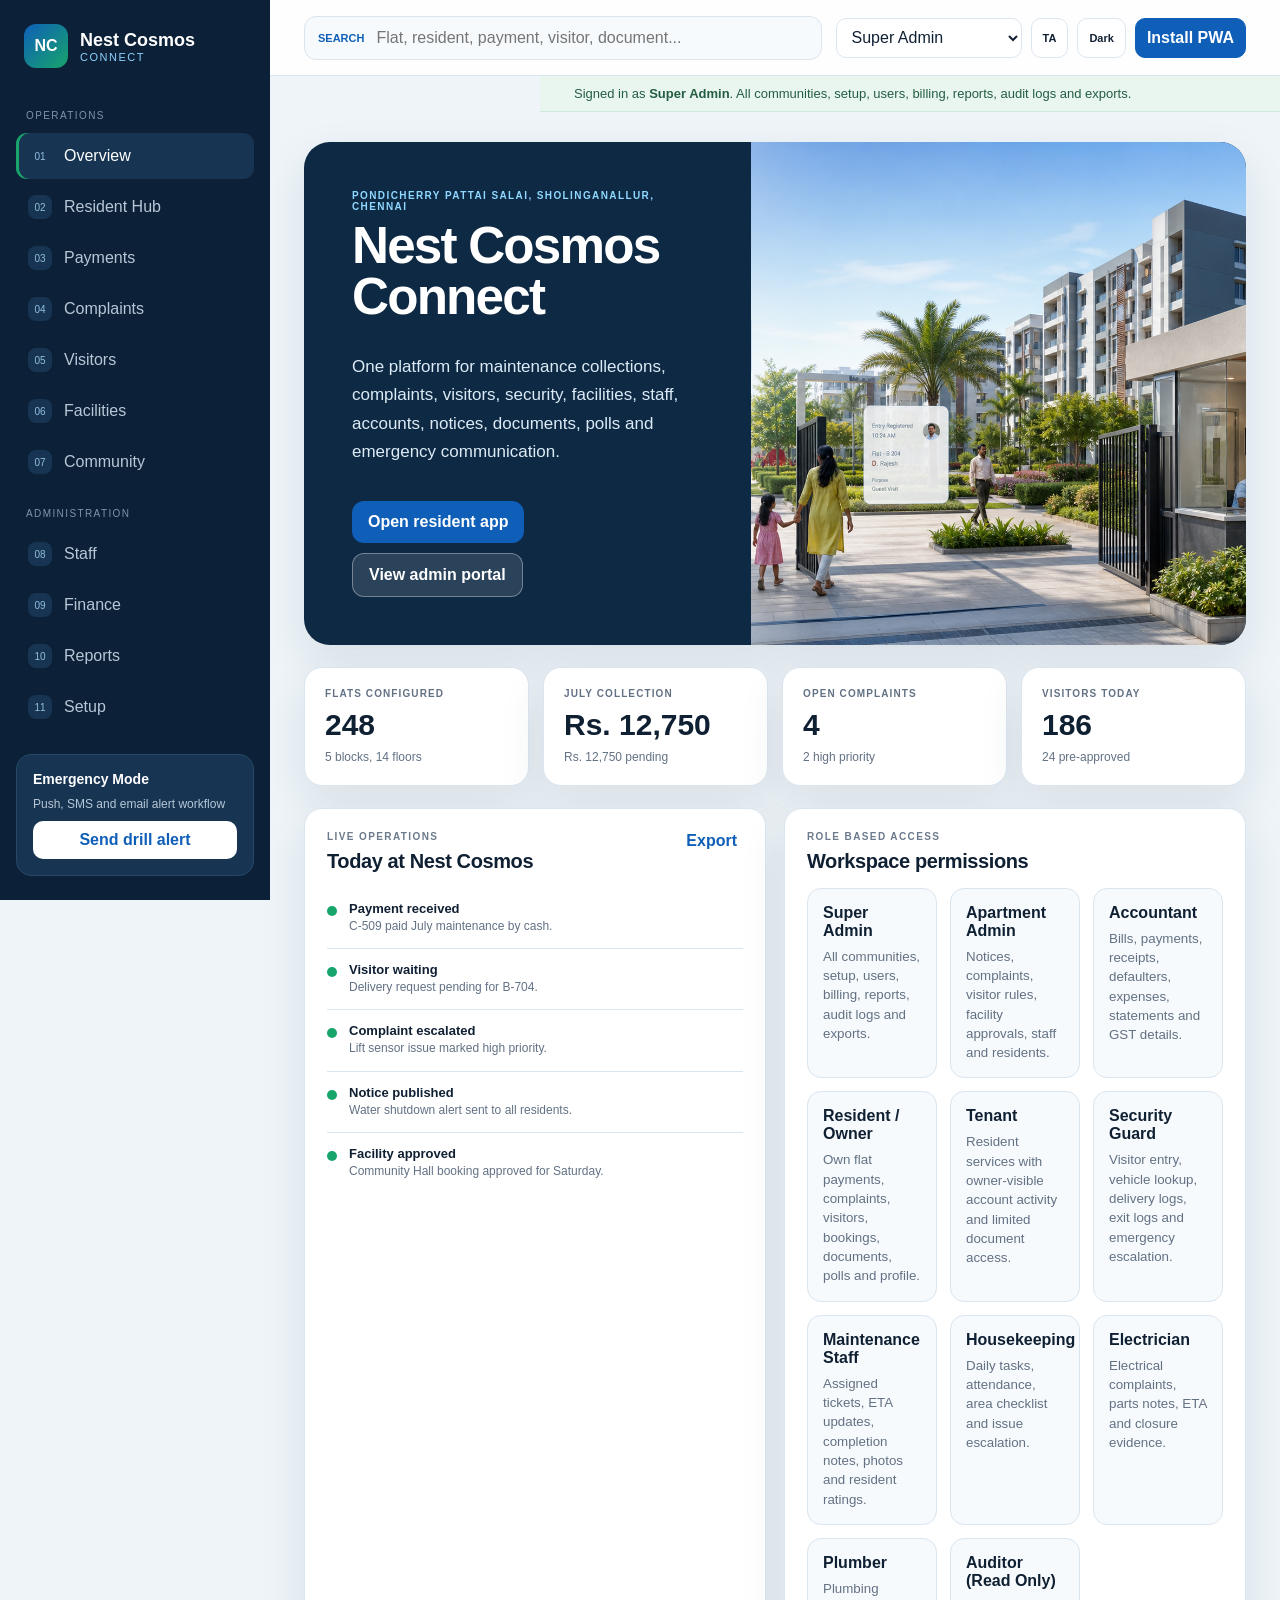
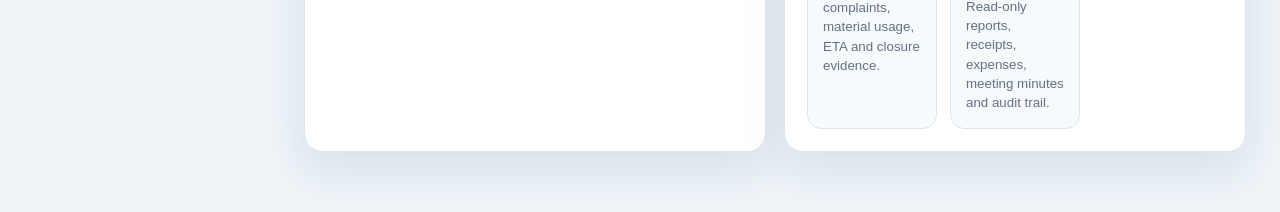
<file: nest-cosmos-connect-live/index.html>
<!doctype html>
<html lang="en">
<head>
  <meta charset="UTF-8" />
  <meta name="viewport" content="width=device-width, initial-scale=1.0" />
  <meta name="description" content="Nest Cosmos Connect is a complete apartment management platform for residents, association teams, security, staff and finance operations." />
  <meta name="theme-color" content="#0f5fb8" />
  <meta name="mobile-web-app-capable" content="yes" />
  <meta name="apple-mobile-web-app-capable" content="yes" />
  <meta name="apple-mobile-web-app-title" content="Nest Cosmos" />
  <title>Nest Cosmos Connect</title>
  <link rel="manifest" href="manifest.json" />
  <link rel="icon" href="icon.svg" type="image/svg+xml" />
  <link rel="apple-touch-icon" sizes="180x180" href="apple-touch-icon.png" />
  <link rel="stylesheet" href="styles.css" />
</head>
<body>
  <div class="app-shell">
    <aside class="sidebar" id="sidebar">
      <a class="brand" href="#overview" data-view="overview" aria-label="Nest Cosmos Connect home">
        <span class="brand-mark">NC</span>
        <span><b>Nest Cosmos</b><small>Connect</small></span>
      </a>
      <nav class="main-nav" aria-label="Primary navigation">
        <p>Operations</p>
        <button class="nav-item active" data-view="overview"><span>01</span>Overview</button>
        <button class="nav-item" data-view="resident"><span>02</span>Resident Hub</button>
        <button class="nav-item" data-view="payments"><span>03</span>Payments</button>
        <button class="nav-item" data-view="complaints"><span>04</span>Complaints</button>
        <button class="nav-item" data-view="visitors"><span>05</span>Visitors</button>
        <button class="nav-item" data-view="facilities"><span>06</span>Facilities</button>
        <button class="nav-item" data-view="community"><span>07</span>Community</button>
        <p>Administration</p>
        <button class="nav-item" data-view="staff"><span>08</span>Staff</button>
        <button class="nav-item" data-view="finance"><span>09</span>Finance</button>
        <button class="nav-item" data-view="reports"><span>10</span>Reports</button>
        <button class="nav-item" data-view="settings"><span>11</span>Setup</button>
      </nav>
      <div class="side-card">
        <b>Emergency Mode</b>
        <span>Push, SMS and email alert workflow</span>
        <button class="light-btn" id="emergencyBtn">Send drill alert</button>
      </div>
    </aside>

    <main class="main">
      <header class="topbar">
        <button class="icon-btn menu-btn" id="menuBtn" aria-label="Open menu">Menu</button>
        <div class="search-box"><span>Search</span><input id="globalSearch" placeholder="Flat, resident, payment, visitor, document..." /></div>
        <div class="top-actions">
          <select id="roleSelect" aria-label="Switch role"></select>
          <button class="icon-btn" id="languageToggle" aria-label="Toggle language">TA</button>
          <button class="icon-btn" id="themeToggle" aria-label="Toggle theme">Dark</button>
          <button class="install-btn" id="installBtn">Install PWA</button>
        </div>
      </header>

      <section class="role-banner" id="roleBanner"></section>

      <section class="view active" id="overviewView">
        <div class="hero">
          <div class="hero-copy">
            <span class="eyebrow">Pondicherry Pattai Salai, Sholinganallur, Chennai</span>
            <h1>Nest Cosmos Connect</h1>
            <p>One platform for maintenance collections, complaints, visitors, security, facilities, staff, accounts, notices, documents, polls and emergency communication.</p>
            <div class="hero-actions">
              <button class="btn primary" data-view="resident">Open resident app</button>
              <button class="btn ghost" data-view="reports">View admin portal</button>
            </div>
          </div>
          <img src="assets/nest-cosmos-hero.png" alt="Modern apartment community operations dashboard" />
        </div>
        <div class="kpi-grid" id="overviewKpis"></div>
        <section class="split-grid">
          <article class="panel stack-panel">
            <div class="panel-head"><div><span class="eyebrow">Live Operations</span><h2>Today at Nest Cosmos</h2></div><button class="text-btn" data-view="reports">Export</button></div>
            <div class="timeline" id="activityFeed"></div>
          </article>
          <article class="panel command-panel">
            <div class="panel-head"><div><span class="eyebrow">Role Based Access</span><h2>Workspace permissions</h2></div></div>
            <div class="role-grid" id="roleCards"></div>
          </article>
        </section>
      </section>

      <section class="view" id="residentView">
        <div class="page-head"><div><span class="eyebrow">Resident / Owner / Tenant</span><h1>Resident Hub</h1><p>Payments, complaints, visitors, family, vehicles, documents and admin chat from one mobile-friendly home.</p></div><button class="btn primary" data-modal="profile">Update profile</button></div>
        <div class="resident-layout">
          <article class="panel dues-card"><span class="eyebrow">Current Due</span><h2>Rs. 4,250</h2><p>July maintenance due on 15 July 2026. Late fee Rs. 250 after due date.</p><div class="pay-methods"><button data-pay="UPI">UPI</button><button data-pay="Card">Card</button><button data-pay="Net Banking">Net Banking</button></div></article>
          <article class="panel"><div class="panel-head"><div><span class="eyebrow">Family & Assets</span><h2>Flat B-704</h2></div></div><div class="chip-list"><span>Owner: Arjun Mehta</span><span>4 family members</span><span>2 vehicles</span><span>2 emergency contacts</span></div></article>
          <article class="panel chat-card"><div class="panel-head"><div><span class="eyebrow">Admin Chat</span><h2>Quick help</h2></div></div><div class="messages" id="chatMessages"></div><form id="chatForm" class="inline-form"><input placeholder="Ask admin..." required /><button>Send</button></form></article>
        </div>
        <div class="module-grid" id="residentModules"></div>
      </section>

      <section class="view" id="paymentsView">
        <div class="page-head"><div><span class="eyebrow">Maintenance Payments</span><h1>Billing and Collections</h1><p>Monthly bill generation, online payments, cash recording, receipts, defaulters and flat-wise statements.</p></div><button class="btn primary" id="generateBillsBtn">Generate July bills</button></div>
        <div class="kpi-grid" id="paymentKpis"></div>
        <section class="panel"><div class="panel-head"><div><span class="eyebrow">Flat-wise Ledger</span><h2>Maintenance status</h2></div><button class="text-btn" data-export="payments">CSV export</button></div><div class="table-wrap"><table><thead><tr><th>Flat</th><th>Resident</th><th>Amount</th><th>Status</th><th>Method</th><th>Receipt</th></tr></thead><tbody id="paymentRows"></tbody></table></div></section>
      </section>

      <section class="view" id="complaintsView">
        <div class="page-head"><div><span class="eyebrow">Complaint Management</span><h1>Ticket Flow</h1><p>Resident to admin to staff assignment, ETA tracking, photos/videos and resident rating.</p></div><button class="btn primary" data-modal="complaint">Raise complaint</button></div>
        <div class="workflow"><span>Resident</span><i></i><span>Admin</span><i></i><span>Assign Staff</span><i></i><span>In Progress</span><i></i><span>Completed</span><i></i><span>Rating</span></div>
        <div class="complaint-board" id="complaintBoard"></div>
      </section>

      <section class="view" id="visitorsView">
        <div class="page-head"><div><span class="eyebrow">Security App</span><h1>Visitor and Vehicle Gate</h1><p>Entry, photo, vehicle number, flat approval, delivery, maid, driver and exit logs.</p></div><button class="btn primary" data-modal="visitor">Add expected visitor</button></div>
        <div class="security-console">
          <article class="panel scan-panel"><span class="eyebrow">Gate Search</span><h2>Find visitor, vehicle or flat</h2><form id="gateSearchForm" class="inline-form"><input placeholder="TN 07, B-704, mobile..." required /><button>Search</button></form><div id="gateResult" class="search-result">Security can search vehicles and visitor approvals instantly.</div></article>
          <article class="panel"><div class="panel-head"><div><span class="eyebrow">Pending Approvals</span><h2>Resident decisions</h2></div></div><div id="visitorList" class="visitor-list"></div></article>
        </div>
      </section>

      <section class="view" id="facilitiesView">
        <div class="page-head"><div><span class="eyebrow">Facility Booking</span><h1>Calendar and Approvals</h1><p>Community hall, terrace, club house, gym, play area, party hall and guest parking bookings.</p></div><button class="btn primary" data-modal="booking">Book facility</button></div>
        <div class="facility-grid" id="facilityGrid"></div>
      </section>

      <section class="view" id="communityView">
        <div class="page-head"><div><span class="eyebrow">Notices, Polls, Documents</span><h1>Community Desk</h1><p>Moderated announcements, buy/sell, lost and found, events, searchable documents and polls.</p></div><button class="btn primary" data-modal="notice">Publish notice</button></div>
        <div class="community-grid">
          <article class="panel"><div class="panel-head"><div><span class="eyebrow">Notice Board</span><h2>Published alerts</h2></div></div><div id="noticeList"></div></article>
          <article class="panel"><div class="panel-head"><div><span class="eyebrow">Poll</span><h2>Festival budget approval</h2></div></div><div class="poll"><button data-vote="yes">Approve</button><button data-vote="no">Reject</button><div class="poll-bar"><i id="pollFill"></i></div><small id="pollText"></small></div></article>
          <article class="panel"><div class="panel-head"><div><span class="eyebrow">Documents</span><h2>Association library</h2></div><button class="text-btn" data-export="documents">Index</button></div><div id="documentList"></div></article>
        </div>
      </section>

      <section class="view" id="staffView">
        <div class="page-head"><div><span class="eyebrow">Staff Management</span><h1>Attendance and Work Orders</h1><p>Security, housekeeping, electrician, plumber, lift technician and garden staff operations.</p></div><button class="btn primary" data-modal="staff">Assign task</button></div>
        <div class="staff-grid" id="staffGrid"></div>
      </section>

      <section class="view" id="financeView">
        <div class="page-head"><div><span class="eyebrow">Expense and Accounts</span><h1>Finance Control</h1><p>EB bill, water tanker, generator diesel, lift maintenance, salary, repairs and cash flow.</p></div><button class="btn primary" data-modal="expense">Record expense</button></div>
        <div class="finance-layout"><article class="panel"><div class="panel-head"><div><span class="eyebrow">Expense Split</span><h2>July 2026</h2></div></div><div class="bar-list" id="expenseBars"></div></article><article class="panel"><div class="panel-head"><div><span class="eyebrow">P&L Snapshot</span><h2>Association accounts</h2></div></div><div class="statement" id="statement"></div></article></div>
      </section>

      <section class="view" id="reportsView">
        <div class="page-head"><div><span class="eyebrow">Reports and PDF Generator</span><h1>Admin Reports</h1><p>Maintenance, pending dues, complaint analytics, visitors, expenses, audit, monthly and yearly reports.</p></div><button class="btn primary" id="downloadReportBtn">Download summary</button></div>
        <div class="report-grid" id="reportGrid"></div>
        <section class="panel architecture"><div class="panel-head"><div><span class="eyebrow">Production Architecture</span><h2>Scalable implementation blueprint</h2></div></div><div id="architectureList"></div></section>
      </section>

      <section class="view" id="settingsView">
        <div class="page-head"><div><span class="eyebrow">Apartment Setup</span><h1>Configuration</h1><p>Apartment, blocks, floors, flat numbering, dues, bank, UPI, GST and notification channels.</p></div><button class="btn primary" id="saveSettingsBtn">Save setup</button></div>
        <form class="settings-grid" id="settingsForm"></form>
      </section>
    </main>
  </div>

  <div class="toast" id="toast"></div>
  <div class="modal-backdrop" id="modalBackdrop"><section class="modal"><button id="modalClose" class="modal-close">Close</button><div id="modalContent"></div></section></div>
  <script src="app.js"></script>
</body>
</html>
</file>
<file: nest-cosmos-connect-live/styles.css>
:root{--bg:#eef4f8;--surface:#fff;--ink:#102033;--muted:#627184;--line:#dbe5ee;--blue:#0f5fb8;--blue2:#0b4f9b;--green:#17a56b;--orange:#f59b22;--red:#d94040;--nav:#0c2138;--soft:#f7fafc;--shadow:0 18px 45px rgba(27,57,90,.10);--radius:18px}
*{box-sizing:border-box}html{scroll-behavior:smooth}body{margin:0;background:var(--bg);color:var(--ink);font-family:Inter,Segoe UI,Roboto,Arial,sans-serif}button,input,select,textarea{font:inherit}button{cursor:pointer}.app-shell{min-height:100vh}.sidebar{position:fixed;inset:0 auto 0 0;width:270px;background:var(--nav);color:#fff;padding:24px 16px;display:flex;flex-direction:column;z-index:30;overflow:auto}.brand{display:flex;align-items:center;gap:12px;color:#fff;text-decoration:none;margin:0 8px 24px}.brand-mark{width:44px;height:44px;border-radius:12px;background:linear-gradient(135deg,var(--blue),var(--green));display:grid;place-items:center;font-weight:900}.brand span:last-child{display:flex;flex-direction:column}.brand b{font-size:18px}.brand small{color:#8ed3ff;font-size:11px;text-transform:uppercase;letter-spacing:1.5px}.main-nav{display:flex;flex-direction:column;gap:5px}.main-nav p{font-size:10px;text-transform:uppercase;letter-spacing:1.4px;color:#7f93aa;margin:18px 10px 7px}.nav-item{border:0;background:transparent;color:#b8c7d6;border-radius:11px;padding:11px 12px;display:flex;align-items:center;gap:12px;text-align:left}.nav-item span{width:24px;height:24px;border-radius:8px;background:#173553;color:#92bddf;display:grid;place-items:center;font-size:10px}.nav-item:hover,.nav-item.active{background:#173553;color:#fff}.nav-item.active{box-shadow:inset 3px 0 var(--green)}.side-card{margin-top:auto;background:#173553;border:1px solid #254967;border-radius:15px;padding:16px;display:flex;flex-direction:column;gap:8px}.side-card b{font-size:14px}.side-card span{font-size:12px;color:#b8c7d6;line-height:1.5}.light-btn{border:0;border-radius:10px;background:#fff;color:var(--blue);font-weight:800;padding:10px}.main{margin-left:270px;min-height:100vh}.topbar{height:76px;position:sticky;top:0;z-index:20;background:rgba(255,255,255,.9);backdrop-filter:blur(18px);border-bottom:1px solid var(--line);display:flex;align-items:center;gap:14px;padding:0 34px}.menu-btn{display:none}.search-box{height:44px;min-width:300px;max-width:560px;flex:1;display:flex;align-items:center;gap:10px;background:var(--soft);border:1px solid var(--line);border-radius:12px;padding:0 13px}.search-box span{font-size:11px;font-weight:900;color:var(--blue);text-transform:uppercase}.search-box input{border:0;background:transparent;outline:0;flex:1;color:var(--ink)}.top-actions{display:flex;align-items:center;gap:9px}select,.icon-btn,.install-btn{height:40px;border:1px solid var(--line);background:#fff;color:var(--ink);border-radius:10px;padding:0 11px}.icon-btn{font-size:11px;font-weight:800}.install-btn{background:var(--blue);color:#fff;border-color:var(--blue);font-weight:800}.role-banner{margin-left:270px;background:#e8f6ef;border-bottom:1px solid #ccebdc;color:#245d43;padding:10px 34px;font-size:13px}.view{display:none;padding:30px 34px 60px;max-width:1500px;margin:auto}.view.active{display:block}.hero{min-height:420px;background:#0e2944;border-radius:26px;overflow:hidden;display:grid;grid-template-columns:.95fr 1.05fr;box-shadow:var(--shadow);color:#fff}.hero-copy{padding:48px;display:flex;flex-direction:column;justify-content:center}.eyebrow{display:block;text-transform:uppercase;letter-spacing:1.4px;color:#6b7a8c;font-size:10px;font-weight:900;margin-bottom:8px}.hero .eyebrow{color:#8fd8ff}.hero h1,.page-head h1{font-size:clamp(32px,4vw,56px);line-height:1;margin:0 0 14px;letter-spacing:-1.8px}.hero p{font-size:17px;line-height:1.65;color:#dcebf6;max-width:660px}.hero img{width:100%;height:100%;object-fit:cover}.hero-actions,.page-head>div:last-child{display:flex;gap:10px;flex-wrap:wrap;margin-top:18px}.btn{border:0;border-radius:12px;padding:12px 16px;font-weight:900;display:inline-flex;align-items:center;justify-content:center;gap:8px}.btn.primary{background:var(--blue);color:#fff}.btn.primary:hover{background:var(--blue2)}.btn.ghost{background:rgba(255,255,255,.12);border:1px solid rgba(255,255,255,.35);color:#fff}.page-head{display:flex;justify-content:space-between;align-items:flex-end;gap:20px;margin-bottom:24px}.page-head h1{font-size:38px;color:var(--ink)}.page-head p{margin:0;color:var(--muted);line-height:1.55;max-width:760px}.kpi-grid{display:grid;grid-template-columns:repeat(4,minmax(0,1fr));gap:14px;margin:22px 0}.kpi{background:var(--surface);border:1px solid var(--line);border-radius:var(--radius);padding:20px;box-shadow:var(--shadow)}.kpi small{display:block;text-transform:uppercase;letter-spacing:1.1px;color:var(--muted);font-weight:900;font-size:10px}.kpi b{display:block;font-size:30px;margin:9px 0 5px}.kpi span{font-size:12px;color:var(--muted)}.panel{background:var(--surface);border:1px solid var(--line);border-radius:var(--radius);padding:22px;box-shadow:var(--shadow);min-width:0}.panel-head{display:flex;justify-content:space-between;align-items:flex-start;gap:14px;margin-bottom:15px}.panel-head h2,.panel h2{margin:0;font-size:20px;letter-spacing:-.4px}.text-btn{border:0;background:transparent;color:var(--blue);font-weight:900}.split-grid{display:grid;grid-template-columns:1fr 1fr;gap:18px}.timeline{display:flex;flex-direction:column}.timeline article,.list-row{display:flex;gap:12px;align-items:flex-start;padding:13px 0;border-top:1px solid var(--line)}.timeline article:first-child,.list-row:first-child{border-top:0}.timeline i,.status-dot{width:10px;height:10px;border-radius:50%;background:var(--green);margin-top:5px;flex:0 0 auto}.timeline b,.list-row b{display:block;font-size:13px}.timeline span,.list-row span{font-size:12px;color:var(--muted);line-height:1.45}.role-grid,.module-grid,.facility-grid,.staff-grid,.report-grid{display:grid;grid-template-columns:repeat(3,minmax(0,1fr));gap:13px}.role-card,.module-card,.facility-card,.staff-card,.report-card{border:1px solid var(--line);background:var(--soft);border-radius:14px;padding:15px}.role-card b,.module-card b,.facility-card b,.staff-card b,.report-card b{display:block;margin-bottom:7px}.role-card small,.module-card small,.facility-card small,.staff-card small,.report-card small{color:var(--muted);line-height:1.45}.resident-layout,.security-console,.finance-layout,.community-grid{display:grid;grid-template-columns:repeat(3,minmax(0,1fr));gap:18px;margin-bottom:18px}.dues-card{background:linear-gradient(135deg,#0f5fb8,#17a56b);color:#fff}.dues-card .eyebrow,.dues-card p{color:#e8fbff}.dues-card h2{font-size:44px}.pay-methods{display:flex;gap:8px;flex-wrap:wrap}.pay-methods button,.poll button{border:1px solid rgba(255,255,255,.6);background:#fff;color:var(--blue);border-radius:10px;padding:9px 12px;font-weight:900}.chip-list{display:flex;gap:9px;flex-wrap:wrap}.chip-list span{background:#edf6ff;color:#24577d;border-radius:20px;padding:8px 10px;font-size:12px}.chat-card{grid-row:span 2}.messages{height:180px;overflow:auto;background:var(--soft);border-radius:13px;padding:12px;margin-bottom:10px}.message{padding:8px 10px;margin-bottom:8px;border-radius:12px;background:#fff;border:1px solid var(--line);font-size:12px}.message.user{background:#eaf5ff;margin-left:35px}.inline-form{display:flex;gap:8px}.inline-form input,.settings-grid input,.settings-grid select,.settings-grid textarea{min-width:0;flex:1;border:1px solid var(--line);border-radius:10px;padding:11px;background:#fff;color:var(--ink)}.inline-form button{border:0;border-radius:10px;background:var(--blue);color:#fff;font-weight:900;padding:0 14px}.workflow{display:flex;align-items:center;gap:8px;overflow:auto;margin-bottom:18px}.workflow span{white-space:nowrap;background:#fff;border:1px solid var(--line);border-radius:999px;padding:10px 14px;font-weight:900;font-size:12px}.workflow i{width:28px;height:2px;background:var(--blue);flex:0 0 auto}.complaint-board{display:grid;grid-template-columns:repeat(4,minmax(250px,1fr));gap:14px}.board-col{background:#dfeaf4;border-radius:16px;padding:12px}.board-col h3{font-size:14px;margin:4px 4px 12px}.ticket{background:#fff;border:1px solid var(--line);border-radius:13px;padding:13px;margin-bottom:10px}.ticket b{display:block}.ticket p{font-size:12px;color:var(--muted);line-height:1.45}.priority{display:inline-flex;border-radius:20px;padding:5px 8px;font-size:10px;font-weight:900}.priority.High{background:#ffe7e7;color:var(--red)}.priority.Medium{background:#fff4df;color:#a45c07}.priority.Low{background:#e8f6ef;color:var(--green)}.table-wrap{overflow:auto}table{width:100%;border-collapse:collapse;font-size:13px}th{text-align:left;font-size:11px;text-transform:uppercase;letter-spacing:1px;color:var(--muted);padding:12px;border-bottom:1px solid var(--line)}td{padding:14px 12px;border-bottom:1px solid var(--line)}.status{display:inline-flex;border-radius:999px;padding:6px 9px;font-size:11px;font-weight:900}.status.Paid,.status.Approved,.status.Online{background:#e5f7ee;color:var(--green)}.status.Pending,.status.Progress{background:#fff4df;color:#9d620c}.status.Overdue,.status.Emergency{background:#ffe8e8;color:var(--red)}.visitor-list{display:grid;gap:10px}.visitor-card{border:1px solid var(--line);border-radius:14px;padding:13px;background:var(--soft)}.visitor-card div{display:flex;justify-content:space-between;gap:10px}.visitor-card button{border:0;border-radius:9px;padding:8px 10px;font-weight:900}.approve{background:var(--green);color:#fff}.reject{background:#ffe8e8;color:var(--red)}.scan-panel{grid-column:span 1}.security-console .panel:nth-child(2){grid-column:span 2}.search-result{margin-top:12px;background:#edf6ff;border-radius:12px;padding:12px;color:#34607f;font-size:13px}.facility-card{background:#fff}.facility-card .meter,.poll-bar{height:8px;background:#e4edf5;border-radius:20px;overflow:hidden;margin:13px 0}.facility-card .meter i,.poll-bar i{display:block;height:100%;background:linear-gradient(90deg,var(--blue),var(--green));border-radius:20px}.poll button{border-color:var(--line);margin-right:8px}.poll small{display:block;color:var(--muted);margin-top:10px}.bar-list{display:flex;flex-direction:column;gap:12px}.bar-row{display:grid;grid-template-columns:150px 1fr 80px;gap:12px;align-items:center;font-size:13px}.bar-track{height:12px;background:#eaf1f7;border-radius:20px;overflow:hidden}.bar-track i{display:block;height:100%;background:var(--blue);border-radius:20px}.statement{display:grid;gap:10px}.statement div{display:flex;justify-content:space-between;border-bottom:1px solid var(--line);padding-bottom:10px}.statement b:last-child{color:var(--blue)}.architecture #architectureList{display:grid;grid-template-columns:repeat(2,1fr);gap:12px}.arch-item{background:var(--soft);border:1px solid var(--line);border-radius:14px;padding:14px}.arch-item b{display:block;margin-bottom:6px}.arch-item span{font-size:13px;color:var(--muted);line-height:1.45}.settings-grid{display:grid;grid-template-columns:repeat(3,minmax(0,1fr));gap:14px}.settings-grid label{display:flex;flex-direction:column;gap:6px;font-size:12px;font-weight:900;color:var(--muted)}.settings-grid .wide{grid-column:span 2}.toast{position:fixed;right:24px;bottom:24px;background:#102033;color:#fff;padding:13px 16px;border-radius:12px;box-shadow:var(--shadow);opacity:0;transform:translateY(10px);transition:.2s;z-index:80;max-width:360px}.toast.show{opacity:1;transform:none}.modal-backdrop{display:none;position:fixed;inset:0;background:rgba(4,20,36,.55);z-index:70;align-items:center;justify-content:center;padding:20px}.modal-backdrop.open{display:flex}.modal{width:min(620px,100%);max-height:90vh;overflow:auto;background:#fff;border-radius:20px;padding:22px;box-shadow:0 25px 70px rgba(0,0,0,.25)}.modal-close{float:right;border:0;background:#edf3f7;border-radius:10px;padding:9px 11px;font-weight:900}.modal h2{margin-top:4px}.modal-form{display:grid;grid-template-columns:1fr 1fr;gap:12px}.modal-form label{display:flex;flex-direction:column;gap:6px;font-size:12px;font-weight:900;color:var(--muted)}.modal-form input,.modal-form select,.modal-form textarea{border:1px solid var(--line);border-radius:10px;padding:11px}.modal-form .wide,.modal-form button{grid-column:1/-1}.modal-form button{border:0;border-radius:12px;background:var(--blue);color:#fff;font-weight:900;padding:12px}.dark{--bg:#071421;--surface:#102033;--ink:#edf6ff;--muted:#9dafbf;--line:#253c52;--soft:#0b1b2b;--nav:#06111d;--shadow:0 18px 45px rgba(0,0,0,.25)}.dark .topbar{background:rgba(16,32,51,.9)}.dark select,.dark .icon-btn,.dark .search-box,.dark .inline-form input,.dark .settings-grid input,.dark .settings-grid select,.dark .settings-grid textarea,.dark .modal{background:#102033;color:var(--ink)}.dark .ticket,.dark .facility-card,.dark .visitor-card{background:#102033}.dark .modal-form input,.dark .modal-form select,.dark .modal-form textarea{background:#0b1b2b;color:var(--ink);border-color:var(--line)}
@media(max-width:1100px){.sidebar{transform:translateX(-100%);transition:.2s}.sidebar.open{transform:none}.main,.role-banner{margin-left:0}.menu-btn{display:block}.topbar{padding:0 18px}.hero,.split-grid,.resident-layout,.security-console,.finance-layout,.community-grid{grid-template-columns:1fr}.hero img{height:320px}.kpi-grid,.role-grid,.module-grid,.facility-grid,.staff-grid,.report-grid,.architecture #architectureList{grid-template-columns:repeat(2,1fr)}.security-console .panel:nth-child(2),.scan-panel{grid-column:auto}.complaint-board{grid-template-columns:repeat(2,minmax(0,1fr))}.settings-grid{grid-template-columns:1fr 1fr}.settings-grid .wide{grid-column:1/-1}}
@media(max-width:720px){.topbar{height:auto;min-height:76px;align-items:stretch;flex-direction:column;padding:12px}.top-actions{width:100%;overflow:auto}.search-box{min-width:0;width:100%}.view{padding:22px 14px 50px}.role-banner{padding:10px 14px}.hero{border-radius:18px}.hero-copy{padding:28px}.page-head{align-items:flex-start;flex-direction:column}.kpi-grid,.role-grid,.module-grid,.facility-grid,.staff-grid,.report-grid,.complaint-board,.settings-grid,.architecture #architectureList{grid-template-columns:1fr}.modal-form{grid-template-columns:1fr}.bar-row{grid-template-columns:1fr}.sidebar{width:86vw}.workflow{padding-bottom:8px}}
</file>
